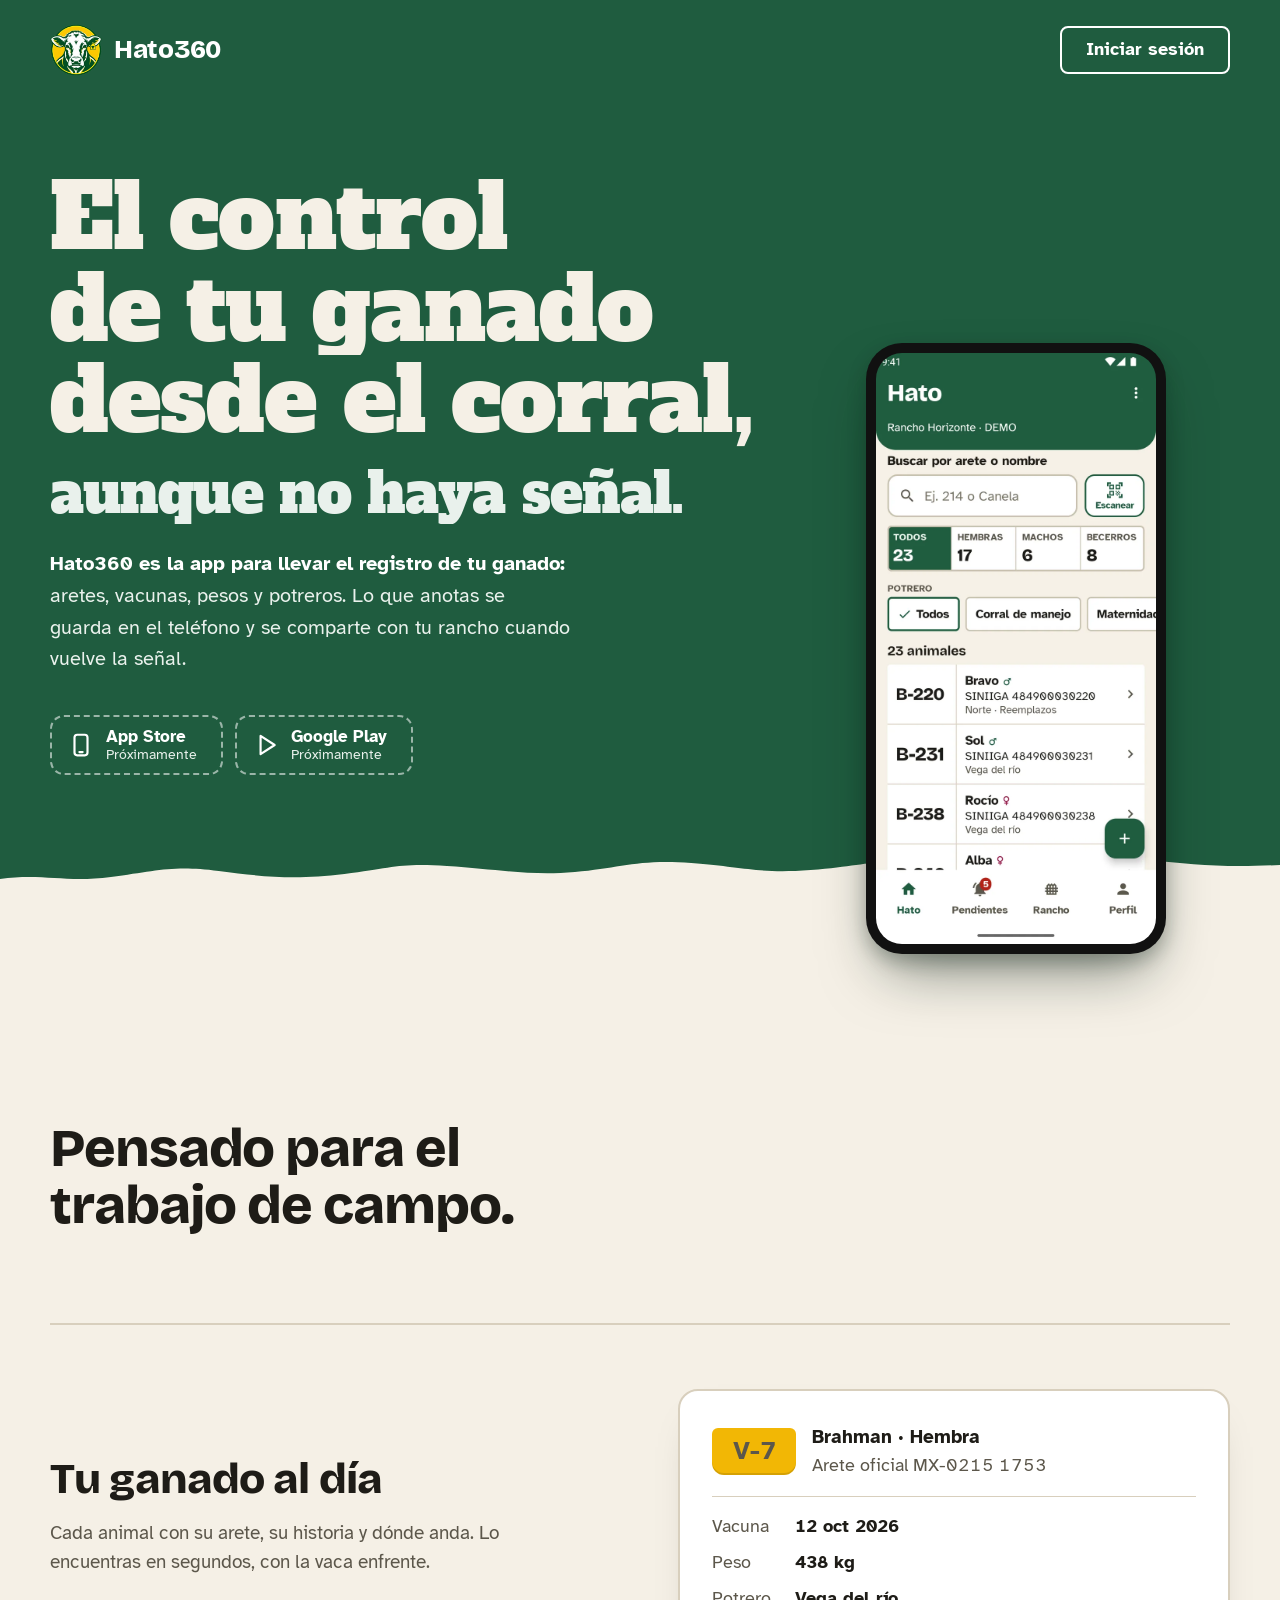
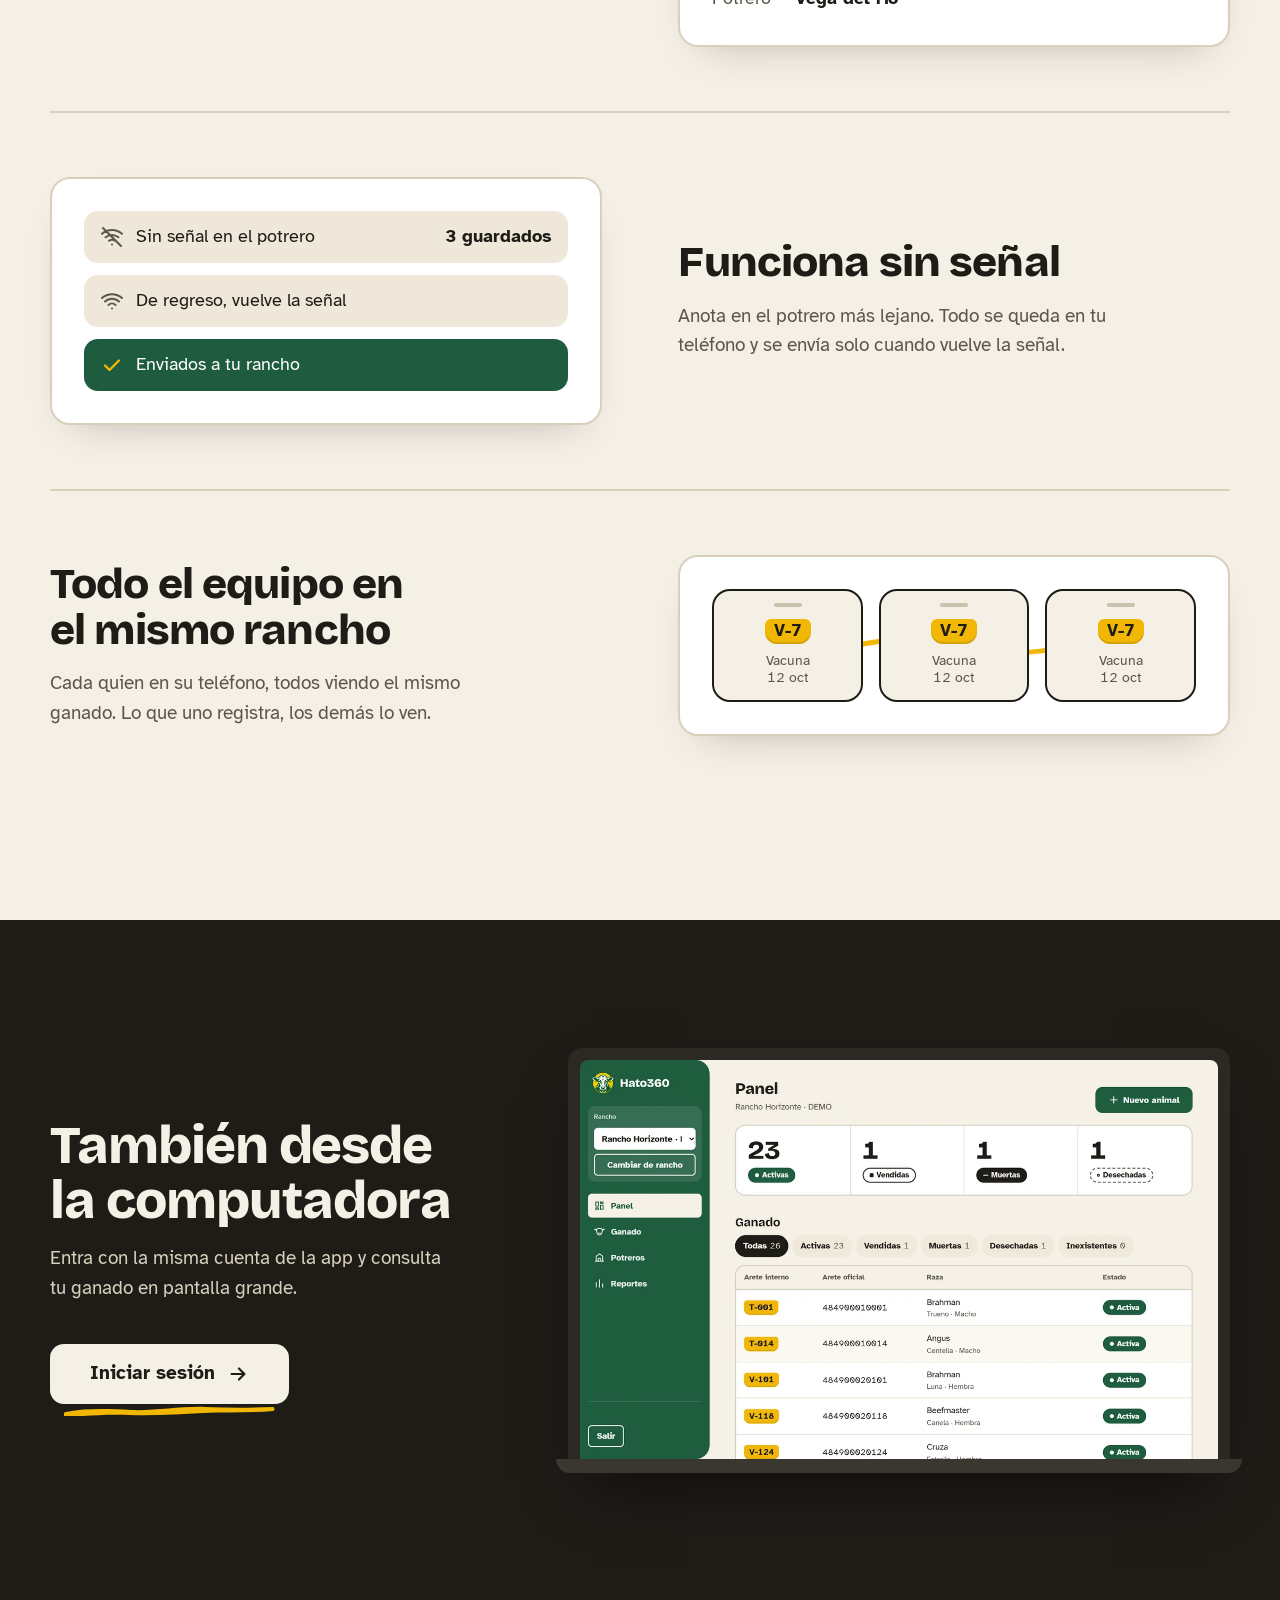
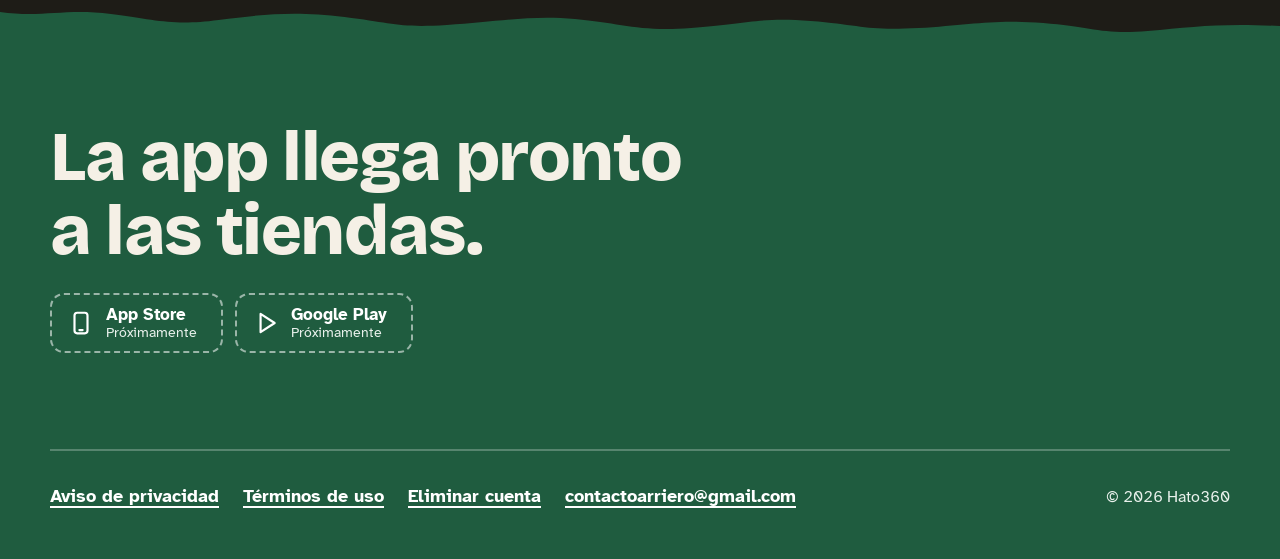
<file: index.html>
<!DOCTYPE html>
<html lang="es">
<head>
<meta charset="utf-8">
<meta name="viewport" content="width=device-width, initial-scale=1">
<title>Hato360 — El control de tu ganado</title>
<meta name="description" content="Hato360 lleva el registro de tu ganado desde el teléfono, aunque no haya señal. También desde la computadora.">
<meta name="theme-color" content="#1F5C3F">
<link rel="canonical" href="https://hato360.app/">
<meta property="og:type" content="website">
<meta property="og:url" content="https://hato360.app/">
<meta property="og:title" content="Hato360 — El control de tu ganado">
<meta property="og:description" content="La app para llevar el registro de tu ganado desde el corral, aunque no haya señal.">
<meta property="og:image" content="https://hato360.app/assets/img/og.png">
<link rel="icon" href="assets/img/favicon.png">
<link rel="preload" href="assets/fonts/AlfaSlabOne-Regular.woff2" as="font" type="font/woff2" crossorigin>
<link rel="preload" href="assets/fonts/AtkinsonHyperlegible-Regular.woff2" as="font" type="font/woff2" crossorigin>
<link rel="stylesheet" href="assets/tokens.css">
<link rel="stylesheet" href="assets/site.css">
</head>
<body>
<a class="skip" href="#contenido">Saltar al contenido</a>

<header class="barda">
  <div class="wrap">
    <div class="top">
      <a class="brand" href="/" aria-label="Hato360, inicio">
        <img src="assets/img/logo.webp" width="52" height="52" alt=""><span>Hato360</span>
      </a>
      <a class="entrar" href="https://inventa.borucas.com/login">Iniciar sesión</a>
    </div>

    <div class="hero" id="contenido">
      <div>
        <h1 class="sign" data-pintar>
          <span class="line">El control</span>
          <span class="line">de tu ganado</span>
          <span class="line">desde el corral,</span>
          <span class="line line-quiet">aunque no haya señal.</span>
        </h1>
        <p class="apoyo"><strong>Hato360 es la app para llevar el registro de tu ganado:</strong> aretes, vacunas, pesos y potreros. Lo que anotas se guarda en el teléfono y se comparte con tu rancho cuando vuelve la señal.</p>
        <div class="acciones">
          <button class="tienda" type="button" disabled aria-label="App Store, próximamente">
            <svg viewBox="0 0 24 24" fill="none" stroke="currentColor" stroke-width="2" stroke-linecap="round" stroke-linejoin="round" aria-hidden="true"><rect x="6" y="2.5" width="12" height="19" rx="2.5"/><path d="M10.5 18.5h3"/></svg>
            <span><b>App Store</b><small>Próximamente</small></span>
          </button>
          <button class="tienda" type="button" disabled aria-label="Google Play, próximamente">
            <svg viewBox="0 0 24 24" fill="none" stroke="currentColor" stroke-width="2" stroke-linecap="round" stroke-linejoin="round" aria-hidden="true"><path d="M7 3.5v17l13-8.5z"/></svg>
            <span><b>Google Play</b><small>Próximamente</small></span>
          </button>
        </div>
      </div>

      <div class="telefono-col">
        <div class="telefono" data-telefono role="img" aria-label="La app en un teléfono: lista del ganado con su arete, buscador y filtros">
          <img class="pantalla" src="assets/img/app-ganado.webp" width="720" height="1520" alt="">
        </div>
      </div>
    </div>
  </div>
</header>

<main>
  <section class="corral" aria-labelledby="corral-titulo">
    <div class="wrap">
      <h2 class="titulo" id="corral-titulo">Pensado para el trabajo de campo.</h2>

      <article class="verdad">
        <div class="verdad-texto">
          <h3 class="titulo">Tu ganado al día</h3>
          <p>Cada animal con su arete, su historia y dónde anda. Lo encuentras en segundos, con la vaca enfrente.</p>
        </div>
        <div class="escena ficha-mini" role="group" aria-label="Ejemplo de la ficha de un animal">
          <header><span class="placa">V-7</span><div><b>Brahman · Hembra</b><span>Arete oficial <span class="nw">MX-0215 1753</span></span></div></header>
          <dl>
            <dt>Vacuna</dt><dd>12 oct 2026</dd>
            <dt>Peso</dt><dd>438 kg</dd>
            <dt>Potrero</dt><dd>Vega del río</dd>
          </dl>
        </div>
      </article>

      <article class="verdad">
        <div class="verdad-texto">
          <h3 class="titulo">Funciona sin señal</h3>
          <p>Anota en el potrero más lejano. Todo se queda en tu teléfono y se envía solo cuando vuelve la señal.</p>
        </div>
        <div class="escena sin-senal" role="group" aria-label="Ejemplo: registros guardados sin señal que se envían después">
          <ol>
            <li><svg viewBox="0 0 24 24" fill="none" stroke="currentColor" stroke-width="2" stroke-linecap="round" aria-hidden="true"><path d="M2 8.8a15 15 0 0 1 20 0M5.5 12.3a10 10 0 0 1 13 0M9 15.8a5 5 0 0 1 6 0M12 19.5h.01M3 3l18 18"/></svg>Sin señal en el potrero<span class="cuenta" data-cuenta>3 guardados</span></li>
            <li><svg viewBox="0 0 24 24" fill="none" stroke="currentColor" stroke-width="2" stroke-linecap="round" aria-hidden="true"><path d="M5 12.5a10 10 0 0 1 14 0M8.5 16a5 5 0 0 1 7 0M12 19.5h.01M2 9a15 15 0 0 1 20 0"/></svg>De regreso, vuelve la señal</li>
            <li class="listo" data-listo><svg viewBox="0 0 24 24" fill="none" stroke="currentColor" stroke-width="2.4" stroke-linecap="round" stroke-linejoin="round" aria-hidden="true"><path d="m5 12.5 4.5 4.5L19 7.5"/></svg>Enviados a tu rancho</li>
          </ol>
        </div>
      </article>

      <article class="verdad">
        <div class="verdad-texto">
          <h3 class="titulo">Todo el equipo en el mismo rancho</h3>
          <p>Cada quien en su teléfono, todos viendo el mismo ganado. Lo que uno registra, los demás lo ven.</p>
        </div>
        <div class="escena equipo" role="img" aria-label="Ejemplo: tres teléfonos con el mismo registro">
          <svg class="cuerda" viewBox="0 0 300 40" preserveAspectRatio="none" aria-hidden="true"><path data-cuerda d="M0 22c30-10 55 8 80 0s50-12 75-2 45 10 70 1 50-9 75 2" fill="none" stroke="var(--tag)" stroke-width="5" stroke-linecap="round"/></svg>
          <div class="mini"><span class="placa">V-7</span><small>Vacuna<br>12 oct</small></div>
          <div class="mini"><span class="placa">V-7</span><small>Vacuna<br>12 oct</small></div>
          <div class="mini"><span class="placa">V-7</span><small>Vacuna<br>12 oct</small></div>
        </div>
      </article>
    </div>
  </section>

  <section class="oficina" aria-labelledby="oficina-titulo">
    <div class="wrap">
      <div>
        <h2 class="titulo" id="oficina-titulo">También desde la computadora</h2>
        <p>Entra con la misma cuenta de la app y consulta tu ganado en pantalla grande.</p>
        <a class="boton" href="https://inventa.borucas.com/login">Iniciar sesión
          <svg viewBox="0 0 24 24" fill="none" stroke="currentColor" stroke-width="2.4" stroke-linecap="round" stroke-linejoin="round" aria-hidden="true"><path d="M5 12h14M13 6l6 6-6 6"/></svg></a>
      </div>
      <div class="compu" role="img" aria-label="El portal web en una computadora: el panel del rancho con su ganado por estado">
        <img class="compu-pantalla" src="assets/img/portal-panel.webp" width="1200" height="750" alt="" loading="lazy" decoding="async">
        <div class="compu-base"></div>
      </div>
    </div>
  </section>
</main>

<footer class="pie">
  <div class="wrap">
    <h2 class="titulo">La app llega pronto a las tiendas.</h2>
    <div class="acciones">
      <button class="tienda" type="button" disabled aria-label="App Store, próximamente">
        <svg viewBox="0 0 24 24" fill="none" stroke="currentColor" stroke-width="2" stroke-linecap="round" stroke-linejoin="round" aria-hidden="true"><rect x="6" y="2.5" width="12" height="19" rx="2.5"/><path d="M10.5 18.5h3"/></svg>
        <span><b>App Store</b><small>Próximamente</small></span>
      </button>
      <button class="tienda" type="button" disabled aria-label="Google Play, próximamente">
        <svg viewBox="0 0 24 24" fill="none" stroke="currentColor" stroke-width="2" stroke-linecap="round" stroke-linejoin="round" aria-hidden="true"><path d="M7 3.5v17l13-8.5z"/></svg>
        <span><b>Google Play</b><small>Próximamente</small></span>
      </button>
    </div>
    <div class="creditos">
      <nav aria-label="Información legal y contacto">
        <a href="/privacidad">Aviso de privacidad</a>
        <a href="/terminos">Términos de uso</a>
        <a href="/eliminar-cuenta">Eliminar cuenta</a>
        <a href="mailto:contactoarriero@gmail.com">contactoarriero@gmail.com</a>
      </nav>
      <small>© 2026 Hato360</small>
    </div>
  </div>
</footer>

<script type="module">
// Mejora progresiva: sin JS o con movimiento reducido, todo está visible y quieto.
import { animate, inView, scroll, stagger } from "./assets/motion.js";
const ease = [0.16, 1, 0.3, 1];
if (!matchMedia("(prefers-reduced-motion: reduce)").matches) {
  // Firma: el titular se pinta renglón por renglón, como brocha sobre la barda.
  animate("[data-pintar] .line", { clipPath: ["inset(0 100% 0 0)", "inset(0 0% 0 0)"] },
            { duration: 0.75, delay: stagger(0.14), ease: ease });
  // El teléfono se asienta contra la barda y sube un poco al hacer scroll.
  const tel = document.querySelector("[data-telefono]");
  // Primero se asienta contra la barda; ya asentado, el parallax ligero del scroll (≤ 24 px).
  animate(tel, { y: [24, 0] }, { duration: 0.9, delay: 0.35, ease: ease }).finished.then(() =>
    scroll(animate(tel, { y: [0, -24] }, { ease: "linear" }), { target: document.querySelector(".barda"), offset: ["start start", "end start"] }));
  // Sin señal: el envío se confirma al entrar en pantalla.
  inView("[data-listo]", function (el) {
    animate(el, { scale: [0.96, 1] }, { duration: 0.5, ease: ease });
  }, { amount: 0.8 });
  // Equipo: la cuerda amarilla se traza entre los tres teléfonos.
  inView("[data-cuerda]", function (el) {
    const len = el.getTotalLength();
    animate(el, { strokeDasharray: [len + " " + len, len + " " + len], strokeDashoffset: [len, 0] }, { duration: 1.1, ease: ease });
  }, { amount: 0.6 });
}
</script>
</body>
</html>
</file>
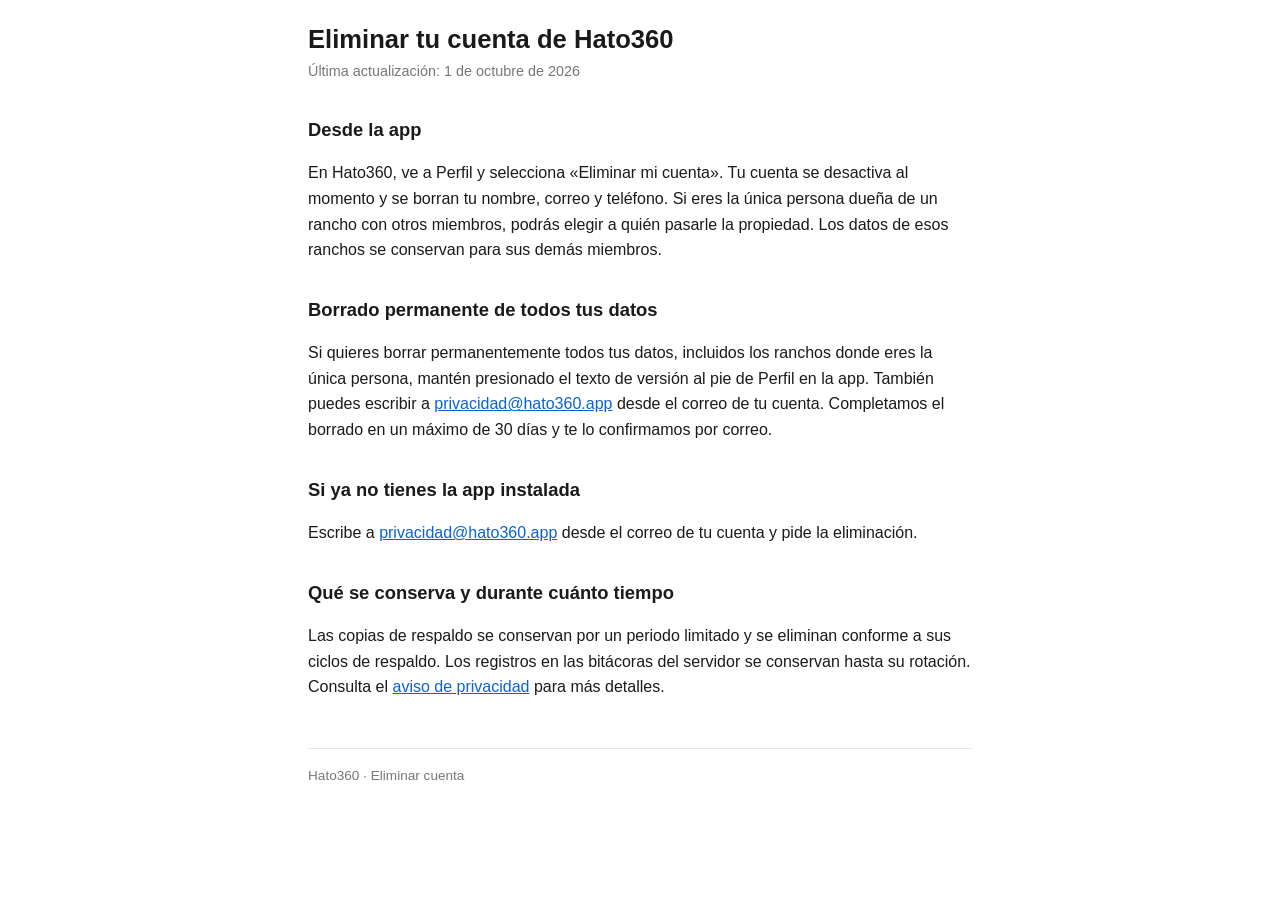
<file: eliminar-cuenta/index.html>
<!DOCTYPE html>
<html lang="es">
<head>
  <meta charset="utf-8">
  <meta name="viewport" content="width=device-width, initial-scale=1">
  <meta name="robots" content="index,follow">
  <title>Eliminar tu cuenta de Hato360</title>
  <style>
    :root { color-scheme: light dark; }
    * { box-sizing: border-box; }
    body {
      font-family: -apple-system, BlinkMacSystemFont, "Segoe UI", Roboto, Helvetica, Arial, sans-serif;
      line-height: 1.6; max-width: 44rem; margin: 0 auto; padding: 1.5rem 1.25rem 4rem;
      color: #1a1a1a; background: #fff;
    }
    @media (prefers-color-scheme: dark) { body { color: #e6e6e6; background: #161616; } a { color: #7db4ff; } }
    h1 { font-size: 1.6rem; line-height: 1.25; margin: 0 0 .25rem; }
    h2 { font-size: 1.15rem; margin: 2rem 0 .5rem; }
    .updated { color: #777; font-size: .9rem; margin: 0 0 1.5rem; }
    ul { padding-left: 1.25rem; }
    li { margin: .35rem 0; }
    a { color: #0b62d6; }
    footer { margin-top: 3rem; padding-top: 1rem; border-top: 1px solid #8883; color: #777; font-size: .85rem; }
  </style>
</head>
<body>
  <h1>Eliminar tu cuenta de Hato360</h1>
  <p class="updated">Última actualización: 1 de octubre de 2026</p>

  <h2>Desde la app</h2>
  <p>En Hato360, ve a Perfil y selecciona «Eliminar mi cuenta». Tu cuenta se
  desactiva al momento y se borran tu nombre, correo y teléfono. Si eres la única
  persona dueña de un rancho con otros miembros, podrás elegir a quién pasarle la
  propiedad. Los datos de esos ranchos se conservan para sus demás miembros.</p>

  <h2>Borrado permanente de todos tus datos</h2>
  <p>Si quieres borrar permanentemente todos tus datos, incluidos los ranchos donde
  eres la única persona, mantén presionado el texto de versión al pie de Perfil en la
  app. También puedes escribir a <a href="mailto:privacidad@hato360.app">privacidad@hato360.app</a>
  desde el correo de tu cuenta. Completamos el borrado en un máximo de 30 días y te
  lo confirmamos por correo.</p>

  <h2>Si ya no tienes la app instalada</h2>
  <p>Escribe a <a href="mailto:privacidad@hato360.app">privacidad@hato360.app</a>
  desde el correo de tu cuenta y pide la eliminación.</p>

  <h2>Qué se conserva y durante cuánto tiempo</h2>
  <p>Las copias de respaldo se conservan por un periodo limitado y se eliminan conforme
  a sus ciclos de respaldo. Los registros en las bitácoras del servidor se conservan
  hasta su rotación. Consulta el
  <a href="/privacidad">aviso de privacidad</a> para más detalles.</p>

  <footer>Hato360 · Eliminar cuenta</footer>
</body>
</html>
</file>
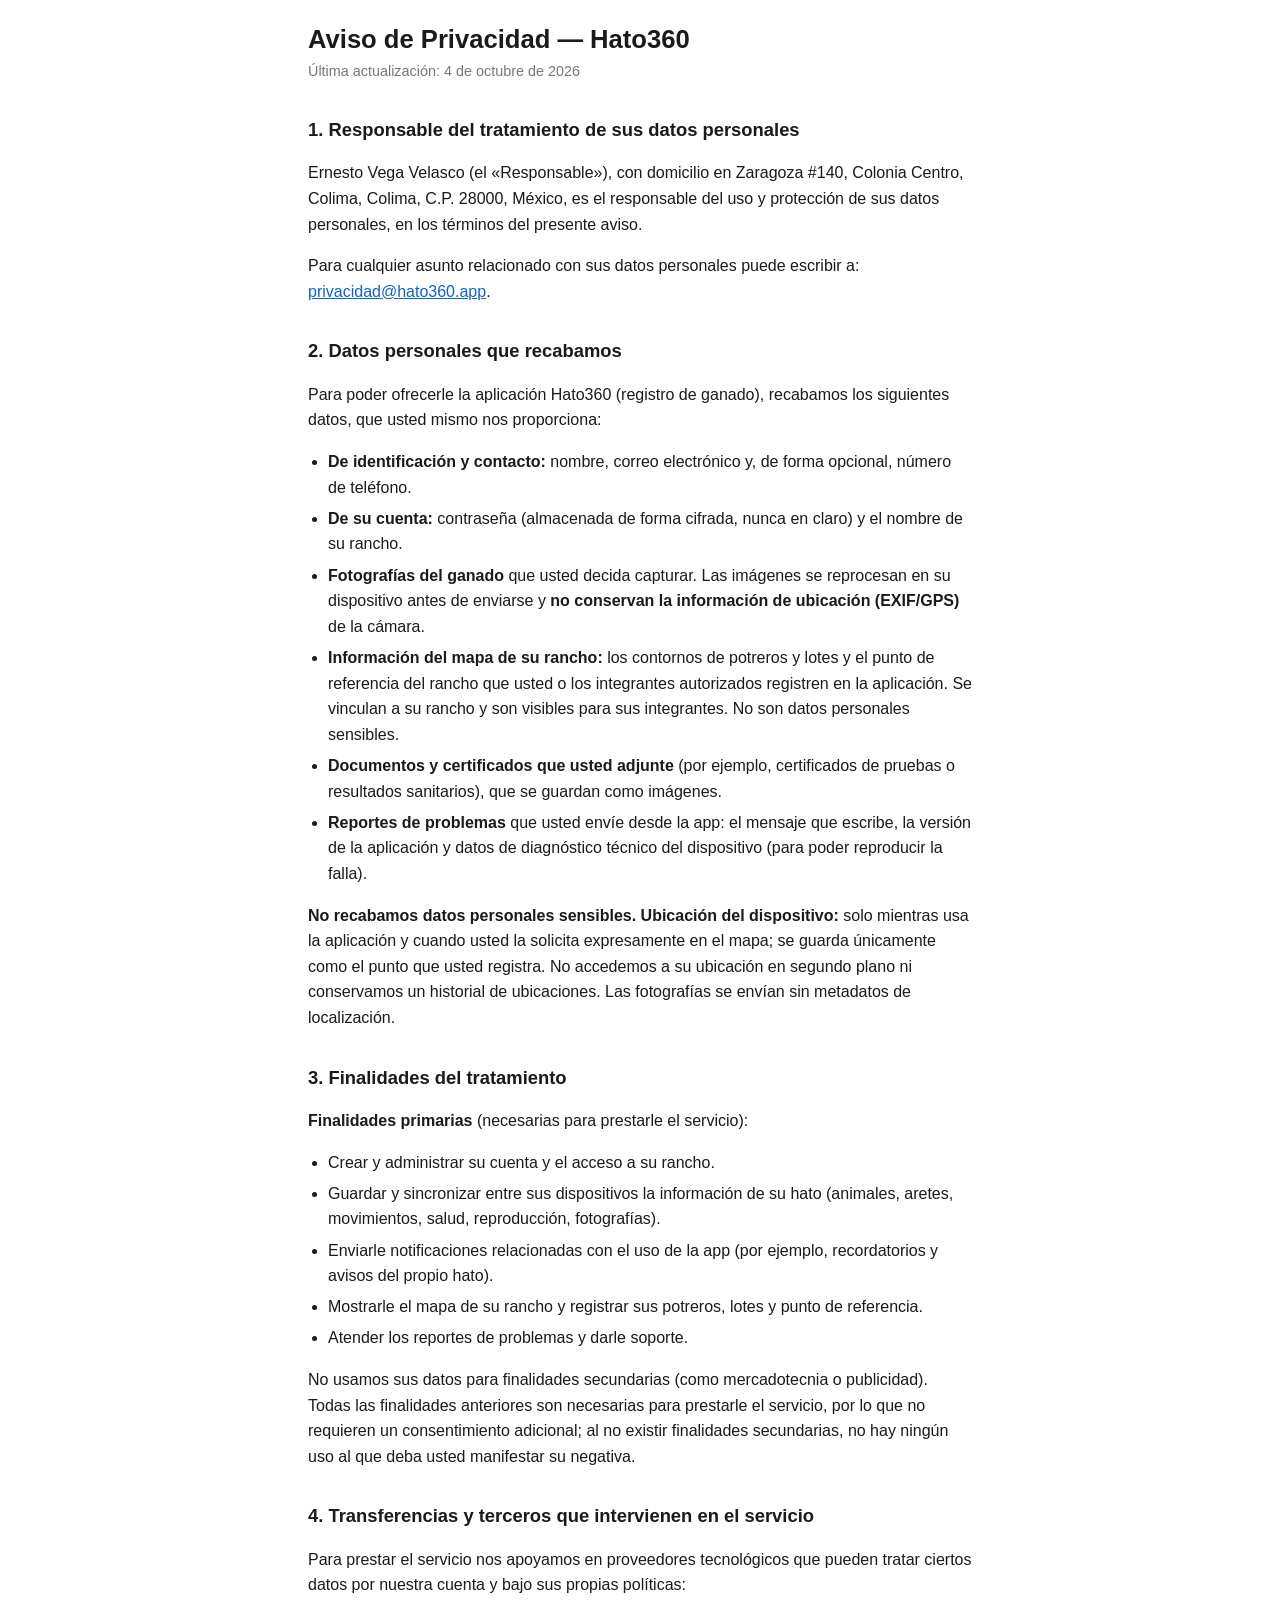
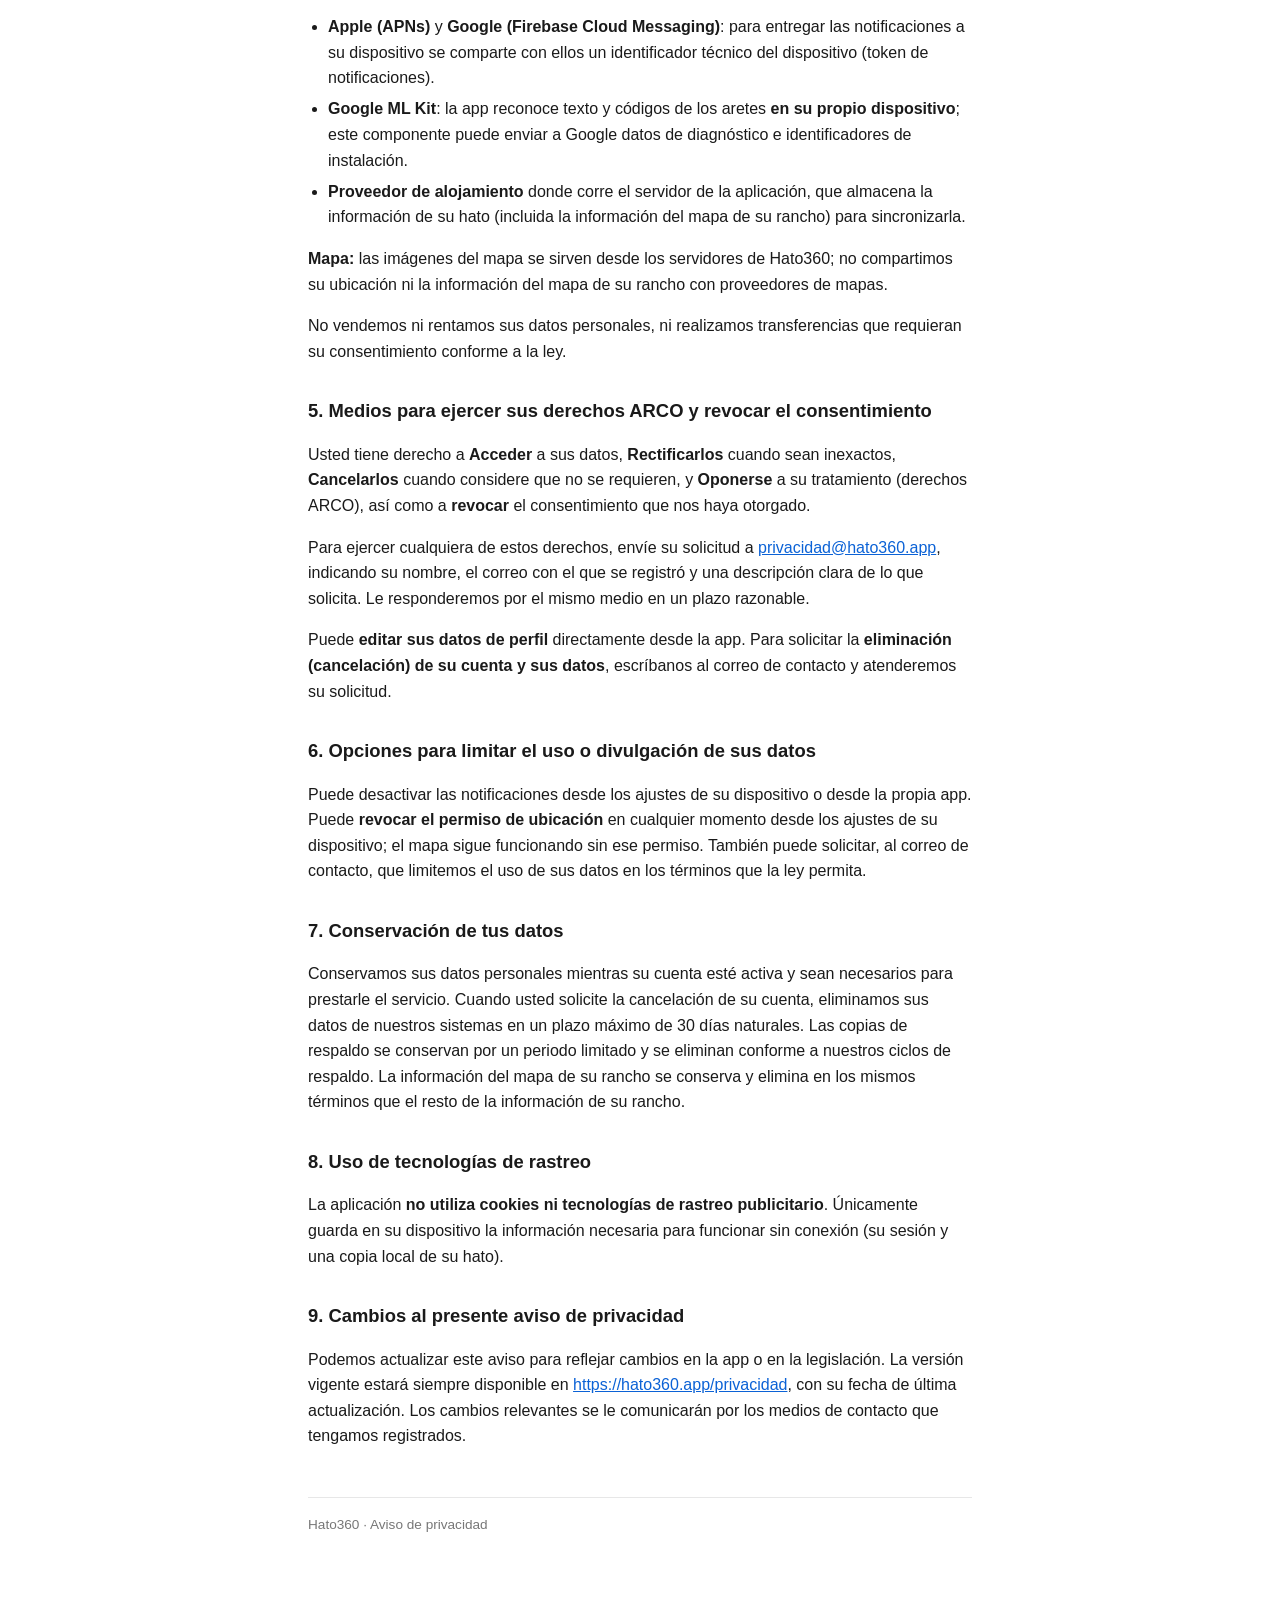
<file: privacidad/index.html>
<!DOCTYPE html>
<html lang="es">
<head>
  <meta charset="utf-8">
  <meta name="viewport" content="width=device-width, initial-scale=1">
  <meta name="robots" content="index,follow">
  <title>Aviso de Privacidad — Hato360</title>
  <style>
    :root { color-scheme: light dark; }
    * { box-sizing: border-box; }
    body {
      font-family: -apple-system, BlinkMacSystemFont, "Segoe UI", Roboto, Helvetica, Arial, sans-serif;
      line-height: 1.6; max-width: 44rem; margin: 0 auto; padding: 1.5rem 1.25rem 4rem;
      color: #1a1a1a; background: #fff;
    }
    @media (prefers-color-scheme: dark) { body { color: #e6e6e6; background: #161616; } a { color: #7db4ff; } }
    h1 { font-size: 1.6rem; line-height: 1.25; margin: 0 0 .25rem; }
    h2 { font-size: 1.15rem; margin: 2rem 0 .5rem; }
    .updated { color: #777; font-size: .9rem; margin: 0 0 1.5rem; }
    ul { padding-left: 1.25rem; }
    li { margin: .35rem 0; }
    a { color: #0b62d6; }
    footer { margin-top: 3rem; padding-top: 1rem; border-top: 1px solid #8883; color: #777; font-size: .85rem; }
  </style>
</head>
<body>
  <h1>Aviso de Privacidad — Hato360</h1>
  <p class="updated">Última actualización: 4 de octubre de 2026</p>

  <h2>1. Responsable del tratamiento de sus datos personales</h2>
  <p>Ernesto Vega Velasco (el «Responsable»), con domicilio en Zaragoza #140,
  Colonia Centro, Colima, Colima, C.P. 28000, México, es el responsable del uso y
  protección de sus datos personales, en los términos del presente aviso.</p>
  <p>Para cualquier asunto relacionado con sus datos personales puede escribir a:
  <a href="mailto:privacidad@hato360.app">privacidad@hato360.app</a>.</p>

  <h2>2. Datos personales que recabamos</h2>
  <p>Para poder ofrecerle la aplicación Hato360 (registro de ganado), recabamos los
  siguientes datos, que usted mismo nos proporciona:</p>
  <ul>
    <li><strong>De identificación y contacto:</strong> nombre, correo electrónico y,
      de forma opcional, número de teléfono.</li>
    <li><strong>De su cuenta:</strong> contraseña (almacenada de forma cifrada, nunca
      en claro) y el nombre de su rancho.</li>
    <li><strong>Fotografías del ganado</strong> que usted decida capturar. Las imágenes
      se reprocesan en su dispositivo antes de enviarse y <strong>no conservan la
      información de ubicación (EXIF/GPS)</strong> de la cámara.</li>
    <li><strong>Información del mapa de su rancho:</strong> los contornos de potreros y
      lotes y el punto de referencia del rancho que usted o los integrantes autorizados
      registren en la aplicación. Se vinculan a su rancho y son visibles para sus
      integrantes. No son datos personales sensibles.</li>
    <li><strong>Documentos y certificados que usted adjunte</strong> (por ejemplo,
      certificados de pruebas o resultados sanitarios), que se guardan como imágenes.</li>
    <li><strong>Reportes de problemas</strong> que usted envíe desde la app: el mensaje
      que escribe, la versión de la aplicación y datos de diagnóstico técnico del
      dispositivo (para poder reproducir la falla).</li>
  </ul>
  <p><strong>No recabamos datos personales sensibles.</strong> <strong>Ubicación del
  dispositivo:</strong> solo mientras usa la aplicación y cuando usted la solicita
  expresamente en el mapa; se guarda únicamente como el punto que usted registra. No
  accedemos a su ubicación en segundo plano ni conservamos un historial de ubicaciones.
  Las fotografías se envían sin metadatos de localización.</p>

  <h2>3. Finalidades del tratamiento</h2>
  <p><strong>Finalidades primarias</strong> (necesarias para prestarle el servicio):</p>
  <ul>
    <li>Crear y administrar su cuenta y el acceso a su rancho.</li>
    <li>Guardar y sincronizar entre sus dispositivos la información de su hato
      (animales, aretes, movimientos, salud, reproducción, fotografías).</li>
    <li>Enviarle notificaciones relacionadas con el uso de la app (por ejemplo,
      recordatorios y avisos del propio hato).</li>
    <li>Mostrarle el mapa de su rancho y registrar sus potreros, lotes y punto de
      referencia.</li>
    <li>Atender los reportes de problemas y darle soporte.</li>
  </ul>
  <p>No usamos sus datos para finalidades secundarias (como mercadotecnia o publicidad). Todas las finalidades anteriores son necesarias para prestarle el servicio, por lo que no requieren un consentimiento adicional; al no existir finalidades secundarias, no hay ningún uso al que deba usted manifestar su negativa.</p>

  <h2>4. Transferencias y terceros que intervienen en el servicio</h2>
  <p>Para prestar el servicio nos apoyamos en proveedores tecnológicos que pueden
  tratar ciertos datos por nuestra cuenta y bajo sus propias políticas:</p>
  <ul>
    <li><strong>Apple (APNs)</strong> y <strong>Google (Firebase Cloud Messaging)</strong>:
      para entregar las notificaciones a su dispositivo se comparte con ellos un
      identificador técnico del dispositivo (token de notificaciones).</li>
    <li><strong>Google ML Kit</strong>: la app reconoce texto y códigos de los aretes
      <strong>en su propio dispositivo</strong>; este componente puede enviar a Google
      datos de diagnóstico e identificadores de instalación.</li>
    <li><strong>Proveedor de alojamiento</strong> donde corre el servidor de la
      aplicación, que almacena la información de su hato (incluida la información del
      mapa de su rancho) para sincronizarla.</li>
  </ul>
  <p><strong>Mapa:</strong> las imágenes del mapa se sirven desde los servidores de
  Hato360; no compartimos su ubicación ni la información del mapa de su rancho con
  proveedores de mapas.</p>
  <p>No vendemos ni rentamos sus datos personales, ni realizamos transferencias que
  requieran su consentimiento conforme a la ley.</p>

  <h2>5. Medios para ejercer sus derechos ARCO y revocar el consentimiento</h2>
  <p>Usted tiene derecho a <strong>Acceder</strong> a sus datos, <strong>Rectificarlos</strong>
  cuando sean inexactos, <strong>Cancelarlos</strong> cuando considere que no se requieren,
  y <strong>Oponerse</strong> a su tratamiento (derechos ARCO), así como a
  <strong>revocar</strong> el consentimiento que nos haya otorgado.</p>
  <p>Para ejercer cualquiera de estos derechos, envíe su solicitud a
  <a href="mailto:privacidad@hato360.app">privacidad@hato360.app</a>, indicando su nombre,
  el correo con el que se registró y una descripción clara de lo que solicita. Le
  responderemos por el mismo medio en un plazo razonable.</p>
  <p>Puede <strong>editar sus datos de perfil</strong> directamente desde la app. Para
  solicitar la <strong>eliminación (cancelación) de su cuenta y sus datos</strong>,
  escríbanos al correo de contacto y atenderemos su solicitud.</p>

  <h2>6. Opciones para limitar el uso o divulgación de sus datos</h2>
  <p>Puede desactivar las notificaciones desde los ajustes de su dispositivo o desde la
  propia app. Puede <strong>revocar el permiso de ubicación</strong> en cualquier momento
  desde los ajustes de su dispositivo; el mapa sigue funcionando sin ese permiso.
  También puede solicitar, al correo de contacto, que limitemos el uso de sus datos en
  los términos que la ley permita.</p>

    <h2>7. Conservación de tus datos</h2>
  <p>Conservamos sus datos personales mientras su cuenta esté activa y sean necesarios
  para prestarle el servicio. Cuando usted solicite la cancelación de su cuenta, eliminamos
  sus datos de nuestros sistemas en un plazo máximo de 30 días naturales. Las copias de
  respaldo se conservan por un periodo limitado y se eliminan conforme a nuestros ciclos de respaldo.
  La información del mapa de su rancho se conserva y elimina en los mismos términos que el
  resto de la información de su rancho.</p>

  <h2>8. Uso de tecnologías de rastreo</h2>
  <p>La aplicación <strong>no utiliza cookies ni tecnologías de rastreo publicitario</strong>.
  Únicamente guarda en su dispositivo la información necesaria para funcionar sin conexión
  (su sesión y una copia local de su hato).</p>

  <h2>9. Cambios al presente aviso de privacidad</h2>
  <p>Podemos actualizar este aviso para reflejar cambios en la app o en la legislación. La
  versión vigente estará siempre disponible en
  <a href="https://hato360.app/privacidad">https://hato360.app/privacidad</a>, con su fecha
  de última actualización. Los cambios relevantes se le comunicarán por los medios de
  contacto que tengamos registrados.</p>

  <footer>Hato360 · Aviso de privacidad</footer>
</body>
</html>
</file>
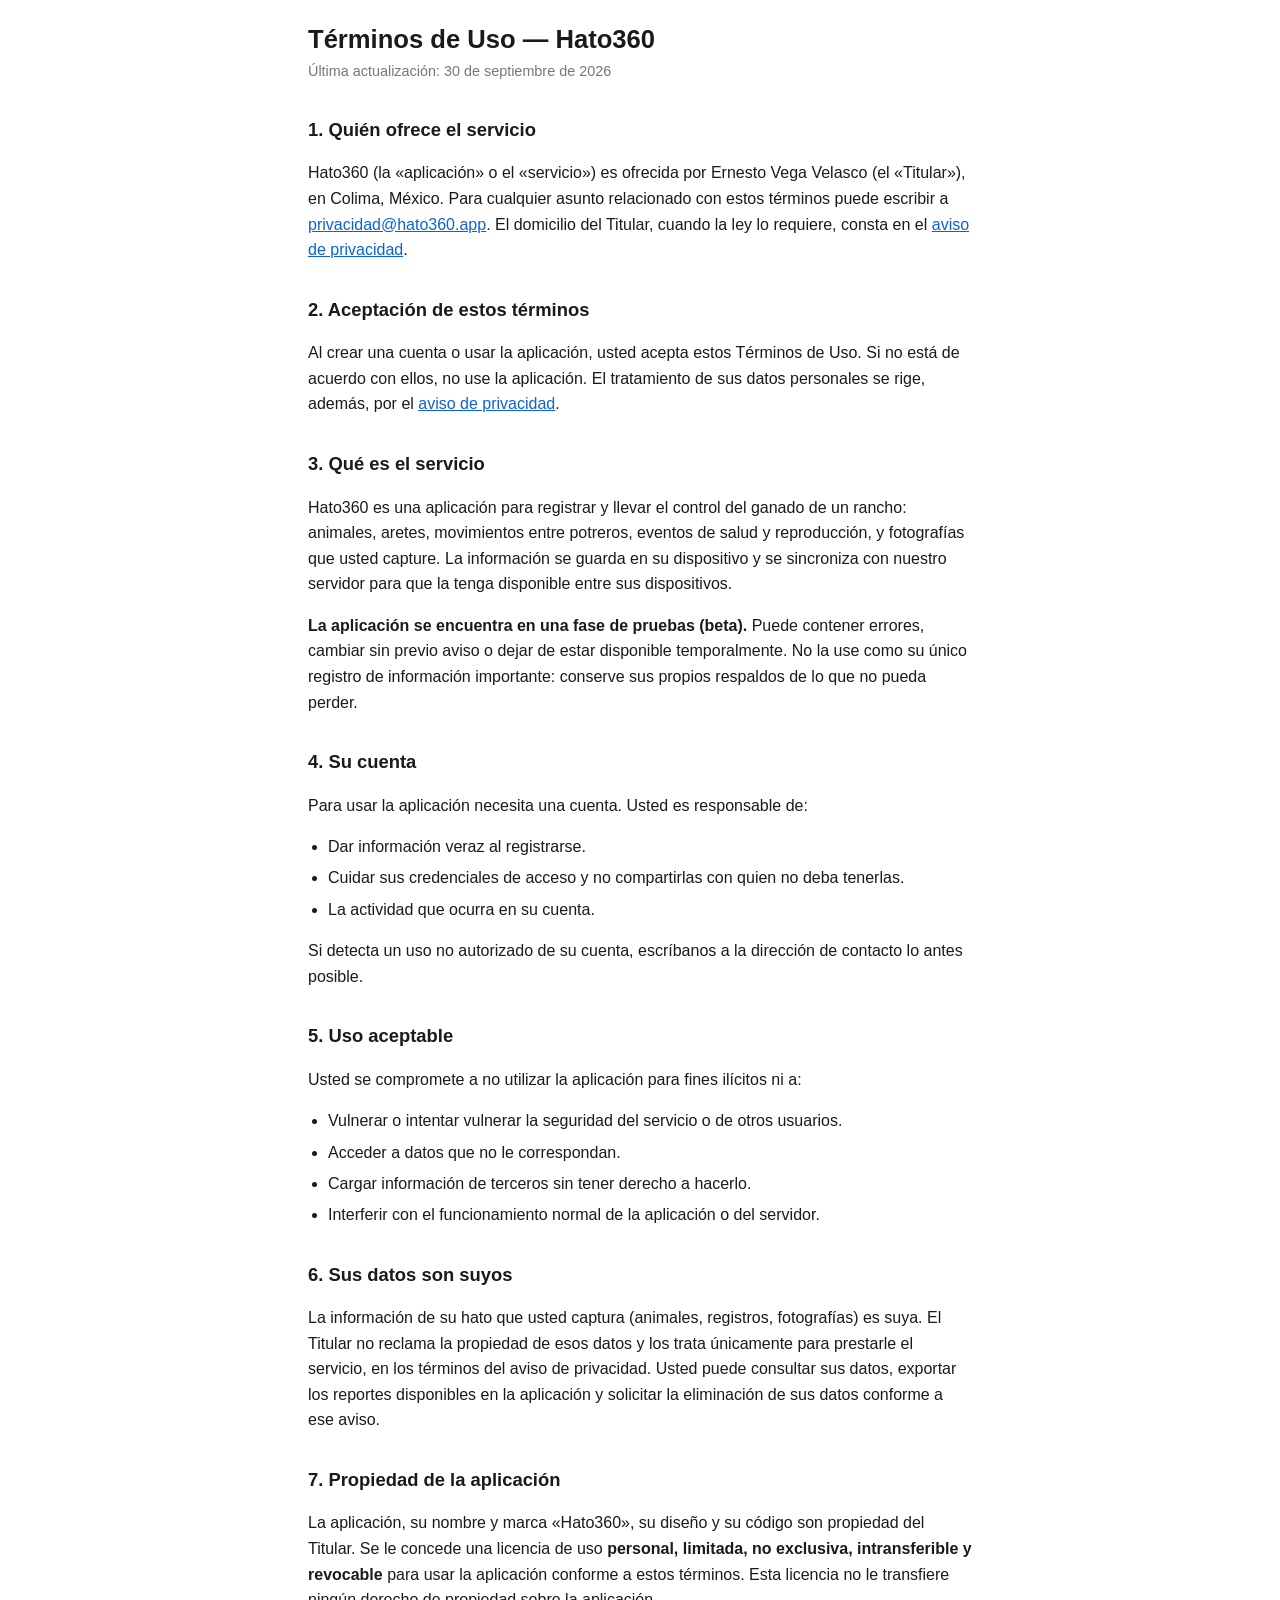
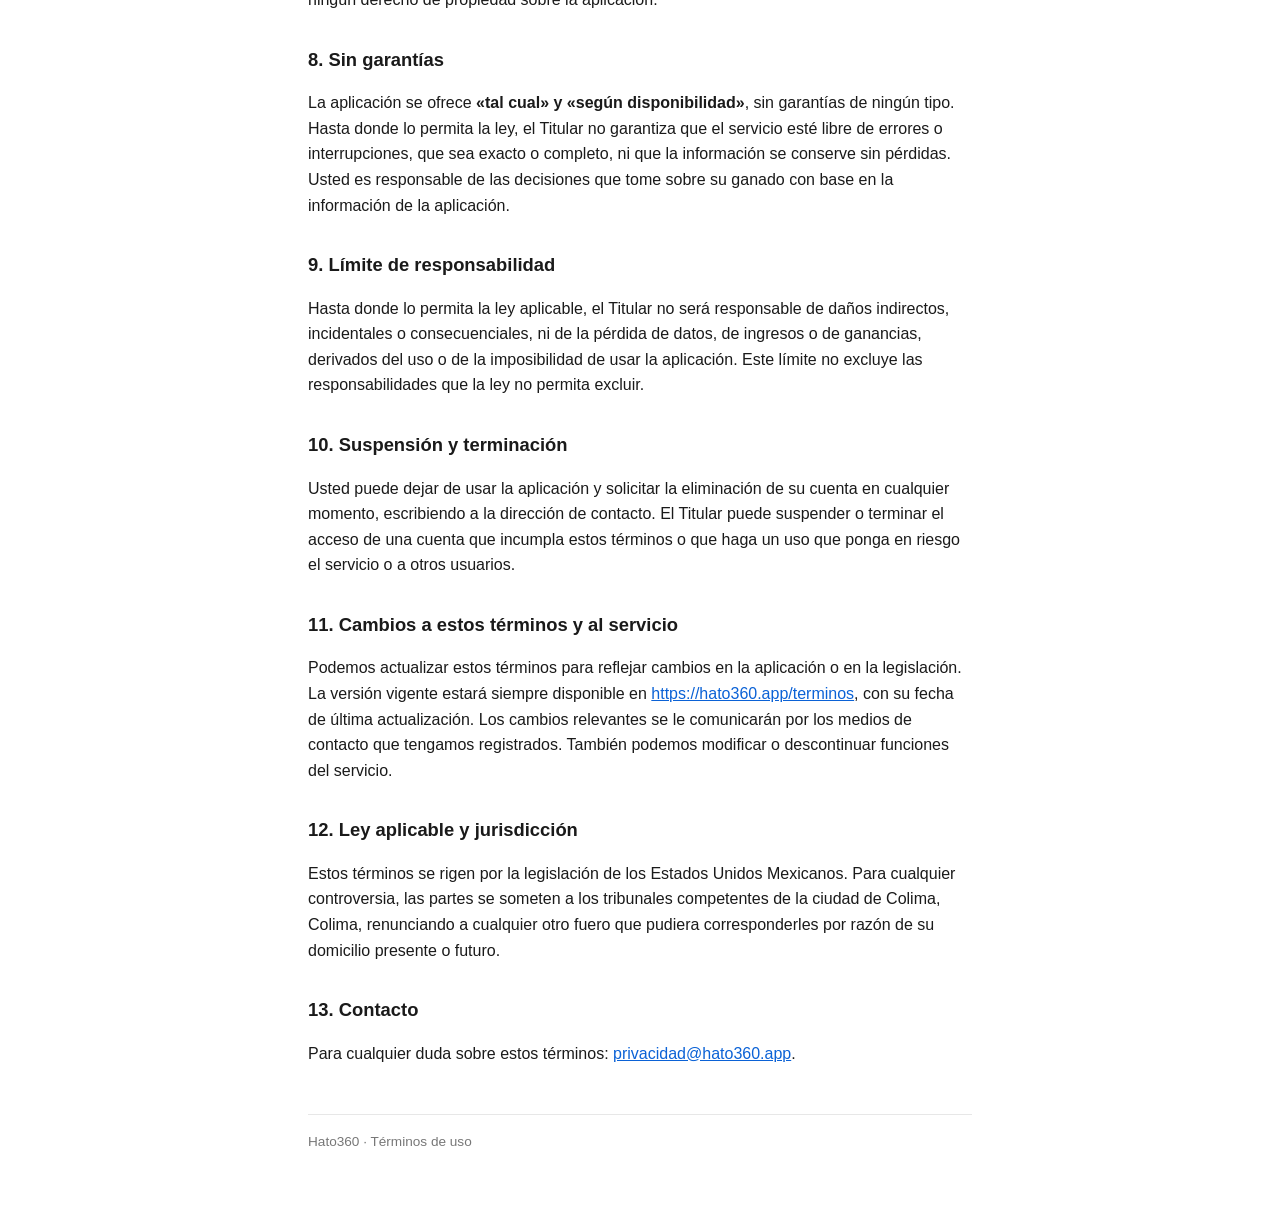
<file: terminos/index.html>
<!DOCTYPE html>
<html lang="es">
<head>
  <meta charset="utf-8">
  <meta name="viewport" content="width=device-width, initial-scale=1">
  <meta name="robots" content="index,follow">
  <title>Términos de Uso — Hato360</title>
  <style>
    :root { color-scheme: light dark; }
    * { box-sizing: border-box; }
    body {
      font-family: -apple-system, BlinkMacSystemFont, "Segoe UI", Roboto, Helvetica, Arial, sans-serif;
      line-height: 1.6; max-width: 44rem; margin: 0 auto; padding: 1.5rem 1.25rem 4rem;
      color: #1a1a1a; background: #fff;
    }
    @media (prefers-color-scheme: dark) { body { color: #e6e6e6; background: #161616; } a { color: #7db4ff; } }
    h1 { font-size: 1.6rem; line-height: 1.25; margin: 0 0 .25rem; }
    h2 { font-size: 1.15rem; margin: 2rem 0 .5rem; }
    .updated { color: #777; font-size: .9rem; margin: 0 0 1.5rem; }
    ul { padding-left: 1.25rem; }
    li { margin: .35rem 0; }
    a { color: #0b62d6; }
    footer { margin-top: 3rem; padding-top: 1rem; border-top: 1px solid #8883; color: #777; font-size: .85rem; }
  </style>
</head>
<body>
  <h1>Términos de Uso — Hato360</h1>
  <p class="updated">Última actualización: 30 de septiembre de 2026</p>

  <h2>1. Quién ofrece el servicio</h2>
  <p>Hato360 (la «aplicación» o el «servicio») es ofrecida por Ernesto Vega Velasco
  (el «Titular»), en Colima, México. Para cualquier asunto relacionado con estos
  términos puede escribir a <a href="mailto:privacidad@hato360.app">privacidad@hato360.app</a>.
  El domicilio del Titular, cuando la ley lo requiere, consta en el
  <a href="https://hato360.app/privacidad">aviso de privacidad</a>.</p>

  <h2>2. Aceptación de estos términos</h2>
  <p>Al crear una cuenta o usar la aplicación, usted acepta estos Términos de Uso. Si no
  está de acuerdo con ellos, no use la aplicación. El tratamiento de sus datos personales
  se rige, además, por el <a href="https://hato360.app/privacidad">aviso de privacidad</a>.</p>

  <h2>3. Qué es el servicio</h2>
  <p>Hato360 es una aplicación para registrar y llevar el control del ganado de un rancho:
  animales, aretes, movimientos entre potreros, eventos de salud y reproducción, y
  fotografías que usted capture. La información se guarda en su dispositivo y se sincroniza
  con nuestro servidor para que la tenga disponible entre sus dispositivos.</p>
  <p><strong>La aplicación se encuentra en una fase de pruebas (beta).</strong> Puede
  contener errores, cambiar sin previo aviso o dejar de estar disponible temporalmente. No
  la use como su único registro de información importante: conserve sus propios respaldos de
  lo que no pueda perder.</p>

  <h2>4. Su cuenta</h2>
  <p>Para usar la aplicación necesita una cuenta. Usted es responsable de:</p>
  <ul>
    <li>Dar información veraz al registrarse.</li>
    <li>Cuidar sus credenciales de acceso y no compartirlas con quien no deba tenerlas.</li>
    <li>La actividad que ocurra en su cuenta.</li>
  </ul>
  <p>Si detecta un uso no autorizado de su cuenta, escríbanos a la dirección de contacto lo
  antes posible.</p>

  <h2>5. Uso aceptable</h2>
  <p>Usted se compromete a no utilizar la aplicación para fines ilícitos ni a:</p>
  <ul>
    <li>Vulnerar o intentar vulnerar la seguridad del servicio o de otros usuarios.</li>
    <li>Acceder a datos que no le correspondan.</li>
    <li>Cargar información de terceros sin tener derecho a hacerlo.</li>
    <li>Interferir con el funcionamiento normal de la aplicación o del servidor.</li>
  </ul>

  <h2>6. Sus datos son suyos</h2>
  <p>La información de su hato que usted captura (animales, registros, fotografías) es suya.
  El Titular no reclama la propiedad de esos datos y los trata únicamente para prestarle el
  servicio, en los términos del aviso de privacidad. Usted puede consultar sus datos,
  exportar los reportes disponibles en la aplicación y solicitar la eliminación de sus
  datos conforme a ese aviso.</p>

  <h2>7. Propiedad de la aplicación</h2>
  <p>La aplicación, su nombre y marca «Hato360», su diseño y su código son propiedad del
  Titular. Se le concede una licencia de uso <strong>personal, limitada, no exclusiva,
  intransferible y revocable</strong> para usar la aplicación conforme a estos términos. Esta
  licencia no le transfiere ningún derecho de propiedad sobre la aplicación.</p>

  <h2>8. Sin garantías</h2>
  <p>La aplicación se ofrece <strong>«tal cual» y «según disponibilidad»</strong>, sin
  garantías de ningún tipo. Hasta donde lo permita la ley, el Titular no garantiza que el
  servicio esté libre de errores o interrupciones, que sea exacto o completo, ni que la
  información se conserve sin pérdidas. Usted es responsable de las decisiones que tome sobre
  su ganado con base en la información de la aplicación.</p>

  <h2>9. Límite de responsabilidad</h2>
  <p>Hasta donde lo permita la ley aplicable, el Titular no será responsable de daños
  indirectos, incidentales o consecuenciales, ni de la pérdida de datos, de ingresos o de
  ganancias, derivados del uso o de la imposibilidad de usar la aplicación. Este límite no
  excluye las responsabilidades que la ley no permita excluir.</p>

  <h2>10. Suspensión y terminación</h2>
  <p>Usted puede dejar de usar la aplicación y solicitar la eliminación de su cuenta en
  cualquier momento, escribiendo a la dirección de contacto. El Titular puede suspender o
  terminar el acceso de una cuenta que incumpla estos términos o que haga un uso que ponga en
  riesgo el servicio o a otros usuarios.</p>

  <h2>11. Cambios a estos términos y al servicio</h2>
  <p>Podemos actualizar estos términos para reflejar cambios en la aplicación o en la
  legislación. La versión vigente estará siempre disponible en
  <a href="https://hato360.app/terminos">https://hato360.app/terminos</a>, con su fecha de
  última actualización. Los cambios relevantes se le comunicarán por los medios de contacto
  que tengamos registrados. También podemos modificar o descontinuar funciones del servicio.</p>

  <h2>12. Ley aplicable y jurisdicción</h2>
  <p>Estos términos se rigen por la legislación de los Estados Unidos Mexicanos. Para
  cualquier controversia, las partes se someten a los tribunales competentes de la ciudad de
  Colima, Colima, renunciando a cualquier otro fuero que pudiera corresponderles por razón de
  su domicilio presente o futuro.</p>

  <h2>13. Contacto</h2>
  <p>Para cualquier duda sobre estos términos:
  <a href="mailto:privacidad@hato360.app">privacidad@hato360.app</a>.</p>

  <footer>Hato360 · Términos de uso</footer>
</body>
</html>
</file>
<file: assets/tokens.css>
/* Hato360 — tokens web. Paleta = docs/design/README.md (fija). Copia idéntica en
   backend/app/assets/stylesheets/tokens.css y en hato360-site/assets/tokens.css. */
:root {
  --bg: #F5F0E6;
  --surface: #FFFFFF;
  --primary: #1F5C3F;
  --primary-pressed: #14402B;
  --on-primary: #FFFFFF;
  --on-primary-muted: #E9F1EC;
  --tag: #F2B705;
  --text: #1E1C17;
  --text-muted: #5C574B;
  --placeholder: #7A7466;
  --border: #C9C0AE;
  --divider: #D8CFBD;
  --chip: #EFE8DA;
  --error: #B42318;
  --error-text: #8F1C13;
  --error-bg: #FDECEA;
  --error-field-bg: #FFF5F4;

  --radius-s: 8px;
  --radius-m: 14px;
  --radius-l: 20px;

  --space-1: 4px;
  --space-2: 8px;
  --space-3: 12px;
  --space-4: 16px;
  --space-5: 24px;
  --space-6: 40px;

  --font-body: "Atkinson Hyperlegible", system-ui, sans-serif;
  --font-display: "Bricolage Grotesque", "Atkinson Hyperlegible", sans-serif;
  --font-sign: "Alfa Slab One", Georgia, serif; /* solo el titular de hato360.app; el portal no la usa */

  --motion-fast: 150ms;
  --motion-base: 200ms;
  --ease-out: cubic-bezier(0.16, 1, 0.3, 1);
}
</file>
<file: assets/site.css>
/* hato360.app — landing. Dirección «Rótulo de rancho» (aprobada 2026-10-12). Colores solo vía tokens.css (copia idéntica del portal). */
@font-face { font-family: "Alfa Slab One"; src: url("fonts/AlfaSlabOne-Regular.woff2") format("woff2"); font-weight: 400; font-display: swap; }
@font-face { font-family: "Bricolage Grotesque"; src: url("fonts/BricolageGrotesque-ExtraBold.woff2") format("woff2"); font-weight: 800; font-display: swap; }
@font-face { font-family: "Atkinson Hyperlegible"; src: url("fonts/AtkinsonHyperlegible-Regular.woff2") format("woff2"); font-weight: 400; font-display: swap; }
@font-face { font-family: "Atkinson Hyperlegible"; src: url("fonts/AtkinsonHyperlegible-Bold.woff2") format("woff2"); font-weight: 700; font-display: swap; }

*, *::before, *::after { box-sizing: border-box; }
html { -webkit-text-size-adjust: 100%; scroll-behavior: smooth; }
@media (prefers-reduced-motion: reduce) { html { scroll-behavior: auto; } }
body {
  margin: 0; background: var(--bg); color: var(--text);
  font-family: var(--font-body); font-size: 1.125rem; line-height: 1.55;
  font-variant-numeric: tabular-nums;
}
::selection { background: var(--tag); color: var(--text); }
a { color: inherit; text-underline-offset: 0.2em; text-decoration-thickness: 2px; }
:focus-visible { outline: 3px solid var(--tag); outline-offset: 3px; border-radius: 6px; }
img, svg { display: block; }
.wrap { width: min(1180px, 100% - 2 * var(--space-5)); margin-inline: auto; }
.titulo { font-family: var(--font-display); font-weight: 800; letter-spacing: -0.02em; line-height: 1.05; text-wrap: balance; }
.sign { font-family: var(--font-sign); font-weight: 400; letter-spacing: -0.01em; line-height: 1.02; text-wrap: balance; }
.skip { position: absolute; left: var(--space-4); top: -100px; background: var(--surface); color: var(--text); padding: var(--space-3) var(--space-4); border-radius: var(--radius-s); z-index: 10; }
.skip:focus { top: var(--space-4); }

/* ---------- La barda (hero) ---------- */
.barda { position: relative; background: var(--primary); color: var(--on-primary); padding-bottom: clamp(56px, 9vw, 120px); }
.barda::after { /* orilla de brocha */
  content: ""; position: absolute; left: 0; right: 0; bottom: -1px; height: 34px;
  background: var(--bg);
  -webkit-mask: url("data:image/svg+xml,%3Csvg xmlns='http://www.w3.org/2000/svg' viewBox='0 0 1200 34' preserveAspectRatio='none'%3E%3Cpath d='M0 34V22c40-6 61 4 104-2s58-12 101-6 72 9 118 3 50-11 96-8 77 10 120 6 59-13 109-9 64 11 112 7 52-10 101-7 70 9 117 5 56-12 98-8 67 8 124 5V34z'/%3E%3C/svg%3E") center / 100% 100% no-repeat;
          mask: url("data:image/svg+xml,%3Csvg xmlns='http://www.w3.org/2000/svg' viewBox='0 0 1200 34' preserveAspectRatio='none'%3E%3Cpath d='M0 34V22c40-6 61 4 104-2s58-12 101-6 72 9 118 3 50-11 96-8 77 10 120 6 59-13 109-9 64 11 112 7 52-10 101-7 70 9 117 5 56-12 98-8 67 8 124 5V34z'/%3E%3C/svg%3E") center / 100% 100% no-repeat;
}
.top { display: flex; align-items: center; justify-content: space-between; gap: var(--space-4); padding-block: var(--space-5); }
.brand { display: inline-flex; align-items: center; gap: var(--space-3); text-decoration: none; }
.brand img { width: 52px; height: 52px; }
.brand span { font-family: var(--font-display); font-weight: 800; font-size: 1.6rem; letter-spacing: -0.01em; }
.entrar {
  display: inline-flex; align-items: center; min-height: 48px; padding: 0 var(--space-5);
  border: 2px solid var(--on-primary); border-radius: var(--radius-s);
  font-weight: 700; text-decoration: none; transition: background var(--motion-fast) var(--ease-out), color var(--motion-fast) var(--ease-out);
}
.entrar:hover { background: var(--on-primary); color: var(--primary); }

.hero { display: grid; grid-template-columns: minmax(0, 1.25fr) minmax(0, 0.75fr); gap: var(--space-6); align-items: end; padding-top: clamp(24px, 5vw, 72px); }
.hero h1 { margin: 0; font-size: clamp(2.6rem, 7.2vw, 5.6rem); color: var(--bg); }
.hero h1 .line { display: block; }
.hero h1 .line-quiet { color: var(--on-primary-muted); font-size: 0.62em; margin-top: 0.3em; line-height: 1.1; }
.apoyo strong { color: var(--on-primary); }
.apoyo { max-width: 40ch; margin: var(--space-5) 0 0; font-size: clamp(1.15rem, 1.6vw, 1.3rem); color: var(--on-primary-muted); }
.acciones { display: flex; flex-wrap: wrap; align-items: center; gap: var(--space-3); margin-top: var(--space-6); }
.tienda {
  display: inline-flex; align-items: center; gap: var(--space-3); min-height: 60px; padding: var(--space-2) var(--space-5) var(--space-2) var(--space-4);
  background: transparent; color: var(--on-primary); font: inherit; text-align: left;
  border: 2px dashed rgba(255,255,255,0.55); border-radius: var(--radius-m); cursor: not-allowed;
}
.tienda svg { width: 26px; height: 26px; flex: none; }
.tienda b { display: block; font-size: 1.05rem; line-height: 1.15; }
.tienda small { display: block; font-size: 0.9rem; color: var(--on-primary-muted); line-height: 1.2; }

.telefono-col { position: relative; align-self: stretch; }
.telefono {
  position: relative; width: min(300px, 100%); margin-inline: auto;
  top: clamp(120px, 14vw, 190px); border-radius: 36px; background: #111; padding: 10px;
  box-shadow: 0 30px 60px -18px rgba(10, 30, 20, 0.55), 0 8px 18px rgba(10, 30, 20, 0.25);
  z-index: 2;
}
.pantalla { display: block; width: 100%; height: auto; border-radius: 26px; background: var(--bg); }
.placa {
  display: inline-grid; place-items: center; min-width: 46px; padding: 4px 8px 5px; border-radius: 6px 6px 12px 12px;
  background: var(--tag); color: var(--text); font-weight: 700; font-variant-numeric: tabular-nums; line-height: 1;
  box-shadow: inset 0 -2px 0 rgba(0,0,0,0.12);
}

/* ---------- El corral ---------- */
.corral { padding-block: clamp(150px, 18vw, 230px) clamp(72px, 10vw, 120px); }
.hero { padding-bottom: 0; }
.corral > .wrap > h2 { margin: 0 0 clamp(48px, 7vw, 88px); font-size: clamp(2rem, 4.6vw, 3.4rem); max-width: 16ch; }
.verdad { display: grid; grid-template-columns: minmax(0, 1fr) minmax(0, 1fr); gap: clamp(28px, 6vw, 96px); align-items: center; padding-block: clamp(36px, 5vw, 64px); border-top: 2px solid var(--divider); }
.verdad:nth-of-type(even) .verdad-texto { order: 2; }
.verdad h3 { margin: 0; font-size: clamp(1.8rem, 3.4vw, 2.7rem); }
.verdad p { margin: var(--space-4) 0 0; max-width: 38ch; color: var(--text-muted); font-size: 1.2rem; }
.escena { background: var(--surface); border: 2px solid var(--divider); border-radius: var(--radius-l); padding: clamp(18px, 3vw, 32px); box-shadow: 0 18px 40px -26px rgba(30, 28, 23, 0.35); }

.ficha-mini { display: grid; gap: var(--space-4); }
.ficha-mini header { display: flex; align-items: center; gap: var(--space-4); }
.ficha-mini .placa { font-size: 1.6rem; min-width: 84px; padding: 10px 14px 12px; }
.sin-senal .cuenta, .nw { white-space: nowrap; }
.ficha-mini header b { display: block; font-size: 1.2rem; }
.ficha-mini header span { color: var(--text-muted); }
.ficha-mini dl { margin: 0; display: grid; grid-template-columns: auto 1fr; gap: var(--space-2) var(--space-5); border-top: 1px solid var(--divider); padding-top: var(--space-4); }
.ficha-mini dt { color: var(--text-muted); }
.ficha-mini dd { margin: 0; font-weight: 700; }

.sin-senal ol { list-style: none; margin: 0; padding: 0; display: grid; gap: var(--space-3); }
.sin-senal li { display: flex; align-items: center; gap: var(--space-3); padding: var(--space-3) var(--space-4); border-radius: var(--radius-m); background: var(--chip); }
.sin-senal li svg { width: 24px; height: 24px; flex: none; color: var(--text-muted); }
.sin-senal li.listo { background: var(--primary); color: var(--on-primary); }
.sin-senal li.listo svg { color: var(--tag); }
.sin-senal .cuenta { margin-left: auto; font-weight: 700; }

.equipo { position: relative; display: grid; grid-template-columns: repeat(3, 1fr); gap: var(--space-4); }
.equipo svg.cuerda { position: absolute; left: 8%; right: 8%; top: 50%; width: 84%; height: 40px; transform: translateY(-50%); overflow: visible; }
.equipo .mini { position: relative; z-index: 1; background: var(--bg); border: 2px solid var(--text); border-radius: 18px; padding: 12px 10px 14px; text-align: center; }
.equipo .mini::before { content: ""; display: block; width: 28px; height: 4px; margin: 0 auto 10px; border-radius: 4px; background: var(--border); }
.equipo .mini .placa { font-size: 1.05rem; }
.equipo .mini small { display: block; margin-top: 8px; font-size: 0.85rem; color: var(--text-muted); line-height: 1.25; }

/* ---------- La oficina ---------- */
.oficina { background: var(--text); color: var(--bg); padding-block: clamp(72px, 10vw, 128px); }
.oficina .wrap { display: grid; grid-template-columns: minmax(0, 0.8fr) minmax(0, 1.2fr); gap: clamp(32px, 6vw, 88px); align-items: center; }
.oficina h2 { margin: 0; font-size: clamp(2rem, 4.4vw, 3.3rem); }
.oficina p { margin: var(--space-4) 0 var(--space-6); max-width: 34ch; color: var(--divider); font-size: 1.2rem; }
.boton {
  position: relative; display: inline-flex; align-items: center; gap: var(--space-3); min-height: 60px; padding: 0 var(--space-6);
  background: var(--bg); color: var(--text); border-radius: var(--radius-m); font-weight: 700; font-size: 1.2rem; text-decoration: none;
  transition: transform var(--motion-fast) var(--ease-out);
}
.boton::after { /* trazo de pincel amarillo */
  content: ""; position: absolute; left: 14px; right: 14px; bottom: -12px; height: 10px; background: var(--tag);
  -webkit-mask: url("data:image/svg+xml,%3Csvg xmlns='http://www.w3.org/2000/svg' viewBox='0 0 200 10' preserveAspectRatio='none'%3E%3Cpath d='M2 6c20-4 40-3 62-2s48-4 70-3 44 1 64 0c2 0 2 4 0 4-22 2-44 1-66 2s-46 3-70 2-40 1-60 2c-3 0-3-5 0-5z'/%3E%3C/svg%3E") center / 100% 100% no-repeat;
          mask: url("data:image/svg+xml,%3Csvg xmlns='http://www.w3.org/2000/svg' viewBox='0 0 200 10' preserveAspectRatio='none'%3E%3Cpath d='M2 6c20-4 40-3 62-2s48-4 70-3 44 1 64 0c2 0 2 4 0 4-22 2-44 1-66 2s-46 3-70 2-40 1-60 2c-3 0-3-5 0-5z'/%3E%3C/svg%3E") center / 100% 100% no-repeat;
}
.boton:hover { transform: translateY(-2px); }
.boton svg { width: 22px; height: 22px; }

.compu { background: #2B2924; border-radius: var(--radius-m) var(--radius-m) 6px 6px; padding: 12px 12px 0; box-shadow: 0 30px 60px -24px rgba(0,0,0,0.6); }
.compu-pantalla { display: block; width: 100%; height: auto; border-radius: 8px 8px 0 0; background: var(--bg); }
.compu-base { height: 14px; background: #3A3730; margin: 0 -24px; border-radius: 0 0 14px 14px; }

/* ---------- Pie rotulado ---------- */
.pie { position: relative; background: var(--primary); color: var(--on-primary); padding-block: clamp(80px, 10vw, 120px) var(--space-6); }
.pie::before { content: ""; position: absolute; left: 0; right: 0; top: -1px; height: 34px; background: var(--text); transform: scaleY(-1);
  -webkit-mask: url("data:image/svg+xml,%3Csvg xmlns='http://www.w3.org/2000/svg' viewBox='0 0 1200 34' preserveAspectRatio='none'%3E%3Cpath d='M0 34V22c40-6 61 4 104-2s58-12 101-6 72 9 118 3 50-11 96-8 77 10 120 6 59-13 109-9 64 11 112 7 52-10 101-7 70 9 117 5 56-12 98-8 67 8 124 5V34z'/%3E%3C/svg%3E") center / 100% 100% no-repeat;
          mask: url("data:image/svg+xml,%3Csvg xmlns='http://www.w3.org/2000/svg' viewBox='0 0 1200 34' preserveAspectRatio='none'%3E%3Cpath d='M0 34V22c40-6 61 4 104-2s58-12 101-6 72 9 118 3 50-11 96-8 77 10 120 6 59-13 109-9 64 11 112 7 52-10 101-7 70 9 117 5 56-12 98-8 67 8 124 5V34z'/%3E%3C/svg%3E") center / 100% 100% no-repeat;
}
.pie h2 { margin: 0; font-size: clamp(2.2rem, 6vw, 4.4rem); color: var(--bg); max-width: 14ch; }
.pie .acciones { margin-top: var(--space-5); }
.creditos { margin-top: clamp(56px, 8vw, 96px); padding-top: var(--space-5); border-top: 2px solid rgba(255,255,255,0.25); display: flex; flex-wrap: wrap; align-items: center; justify-content: space-between; gap: var(--space-4) var(--space-6); }
.creditos nav { display: flex; flex-wrap: wrap; gap: var(--space-2) var(--space-5); }
.creditos a { display: inline-flex; align-items: center; min-height: 44px; font-weight: 700; color: var(--on-primary); }
.creditos small { color: var(--on-primary-muted); font-size: 1rem; }

/* ---------- Responsive ---------- */
@media (max-width: 860px) {
  .hero { grid-template-columns: 1fr; }
  .telefono { width: min(270px, 74vw); top: 0; margin-bottom: -150px; }
  .verdad { grid-template-columns: 1fr; }
  .verdad:nth-of-type(even) .verdad-texto { order: 0; }
  .oficina .wrap { grid-template-columns: 1fr; }
}
@media (max-width: 480px) {
  .top .entrar { padding: 0 var(--space-4); }
  .brand span { font-size: 1.45rem; }
  .tienda { width: 100%; }
  .boton { width: 100%; justify-content: center; }
  .equipo { gap: var(--space-2); }
}
</file>
